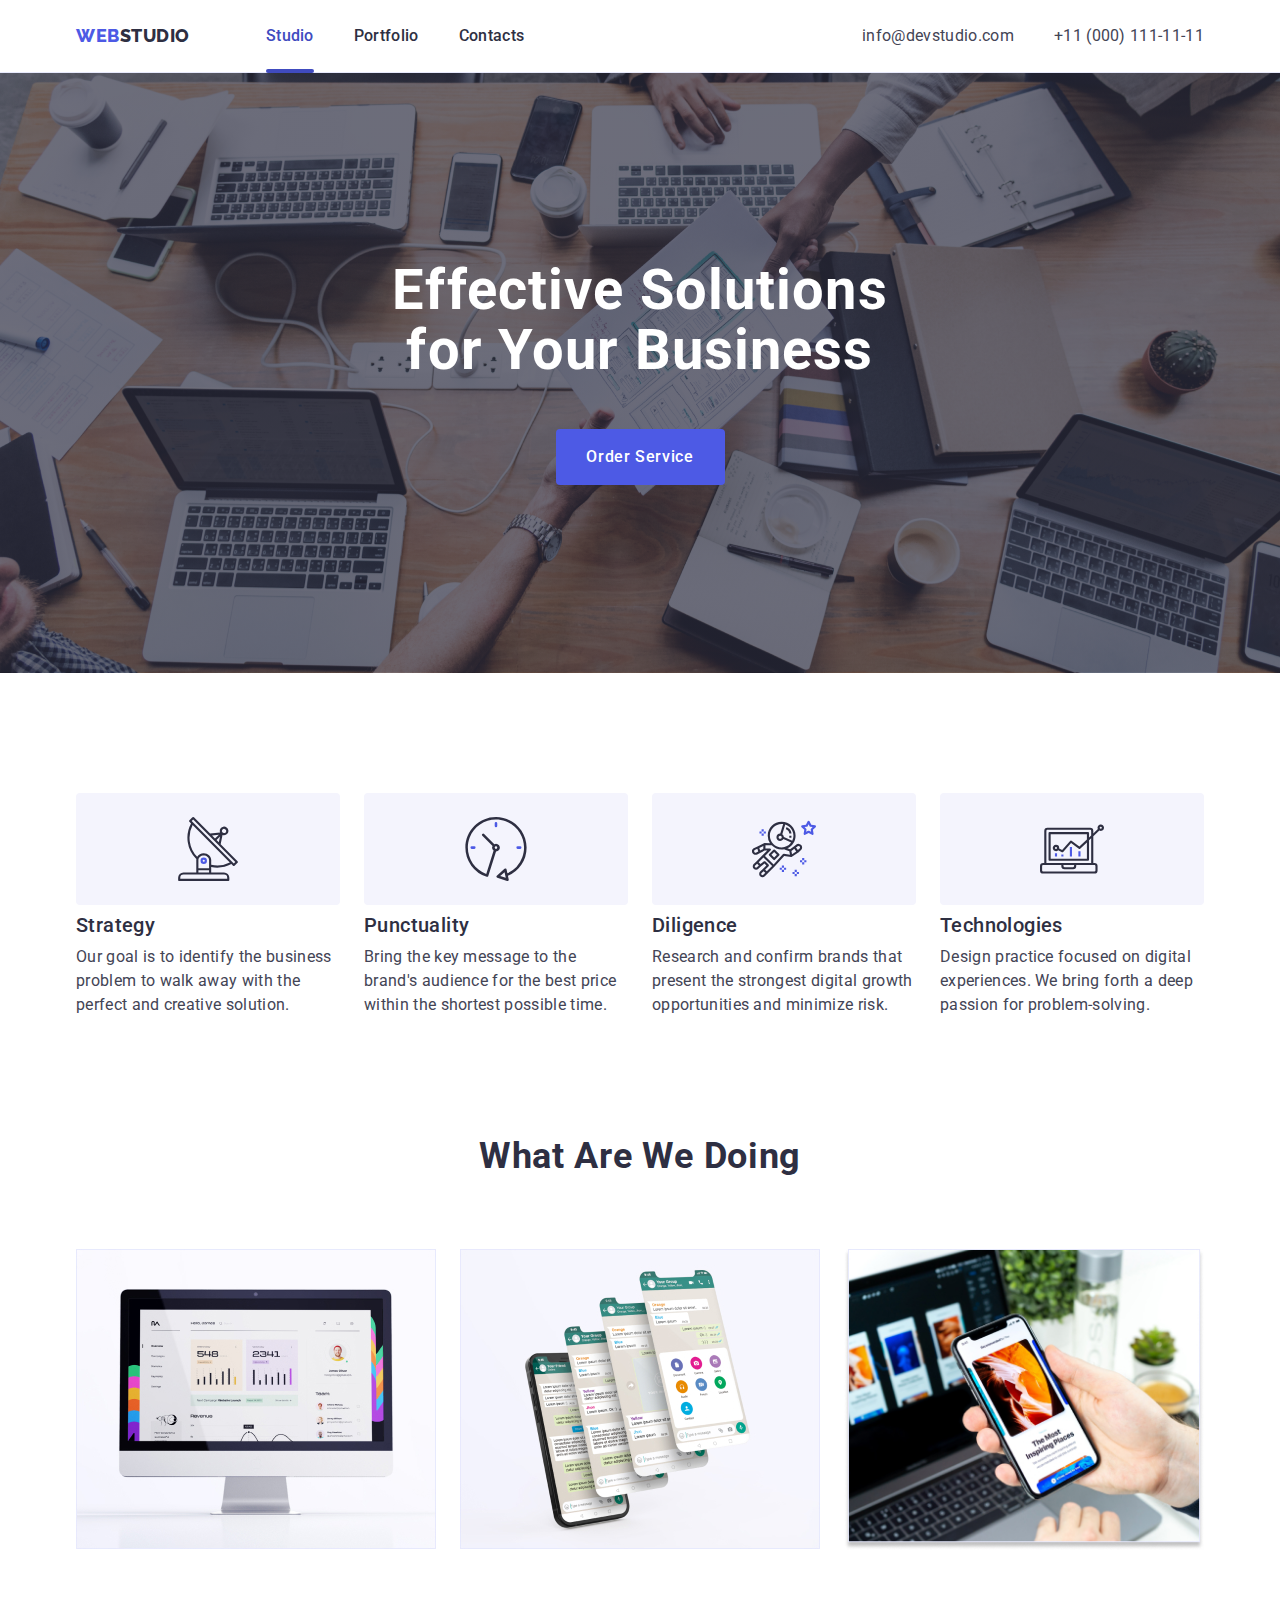
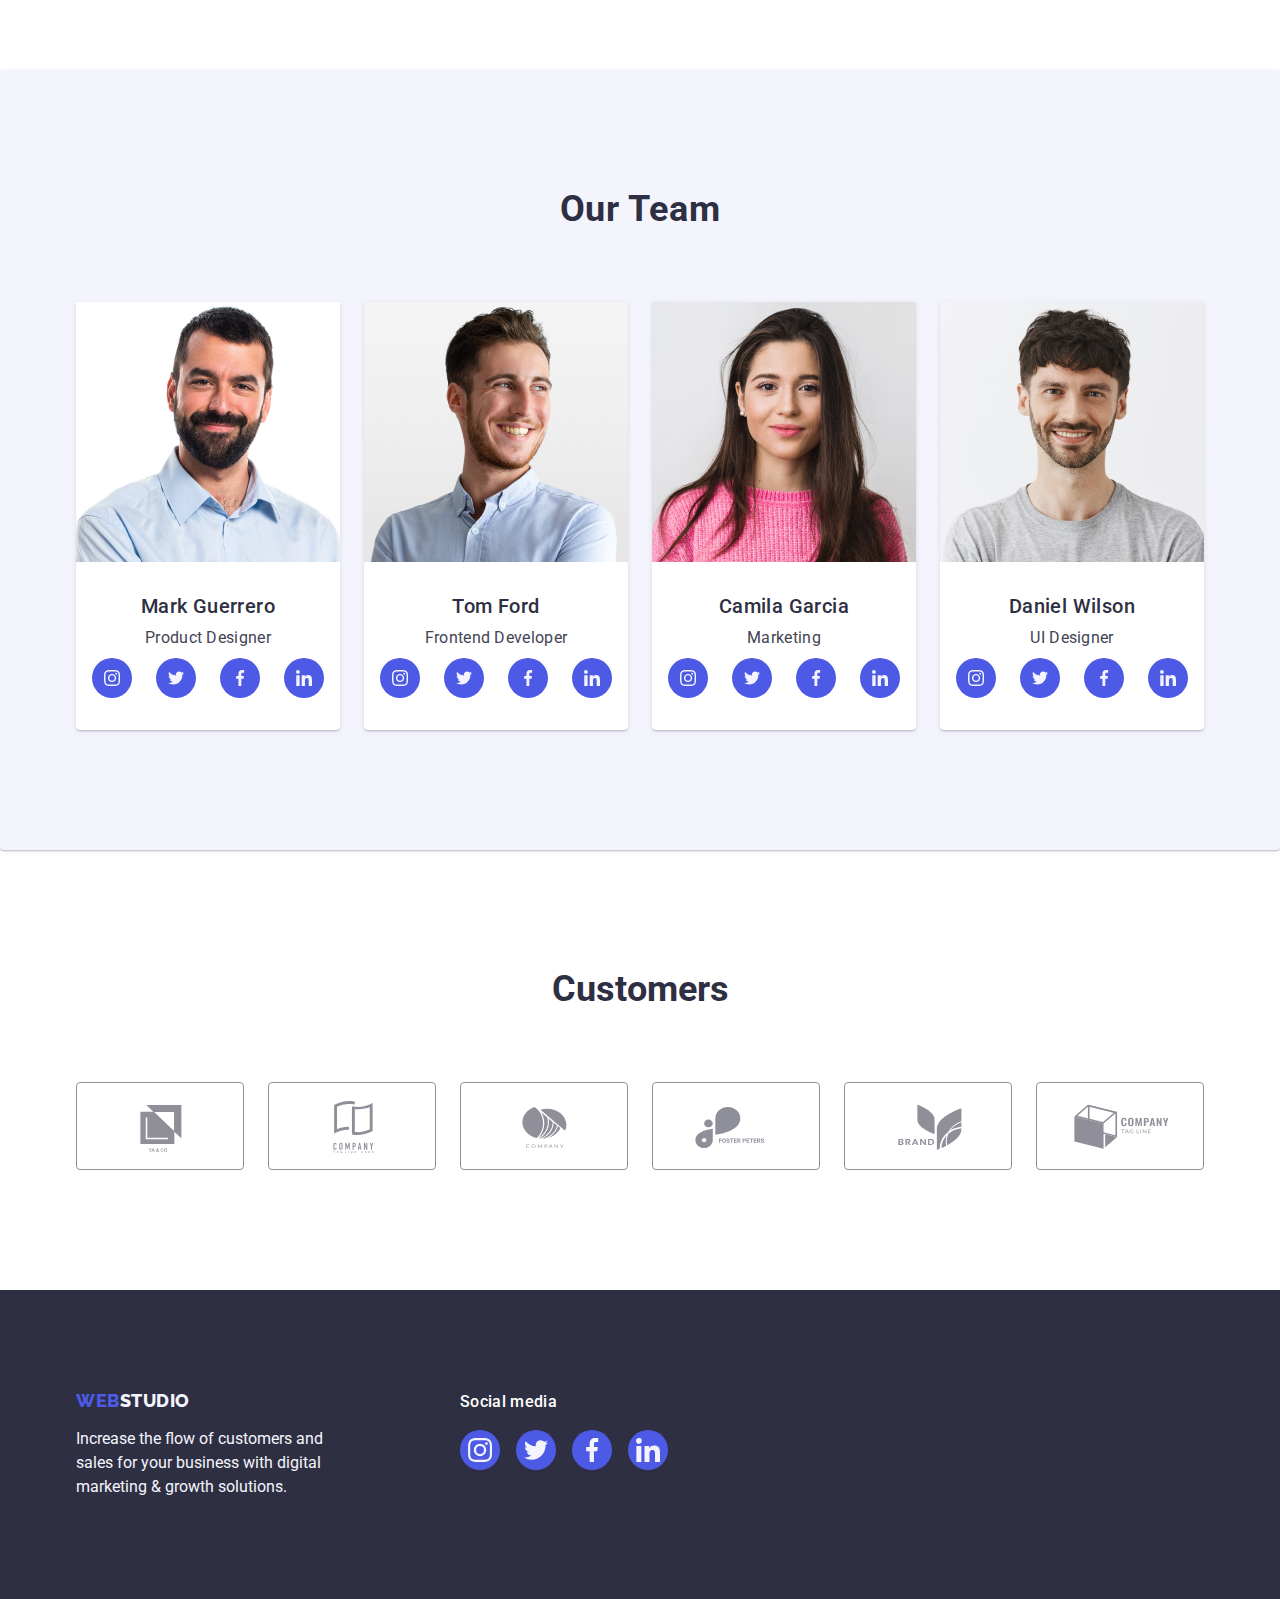
<file: index.html>
<!DOCTYPE html>
<html lang="en">
<head>
    <meta charset="UTF-8">
    <meta http-equiv="X-UA-Compatible" content="IE=edge">
    <meta name="viewport" content="width=device-width, initial-scale=1.0">
    <link rel="stylesheet" href="https://cdn.jsdelivr.net/npm/modern-normalize@1.1.0/modern-normalize.min.css">
   <link rel="stylesheet" href="./css/styles.css">
    <!-- Fonts -->
<link rel="preconnect" href="https://fonts.googleapis.com">
<link rel="preconnect" href="https://fonts.gstatic.com" crossorigin>
<link href="https://fonts.googleapis.com/css2?family=Raleway:wght@800&family=Roboto:wght@400;500;700;900&display=swap"
    rel="stylesheet">
    <title>WebStudio</title>
</head>
<body class="body-class">
    <link rel="preconnect" href="https://fonts.googleapis.com">
    <link rel="preconnect" href="https://fonts.gstatic.com" crossorigin>
    <link href="https://fonts.googleapis.com/css2?family=Raleway:wght@800&family=Roboto:wght@400;500;700;900&display=swap"
    rel="stylesheet">

    <header class="header">
    <div class="div container">   
    <nav class="nav">
      <a class="logo link" href="./index.html"> Web<span>Studio</span></a>
      <ul class="list link menu-nav">
            <li>
                <a class=" nav-link link current" href="./index.html">Studio</a>
            </li>
            <li>
                <a class="nav-link link " href="./portfolio.html">Portfolio</a>
            </li>
            <li>
                <a class="nav-link link " href="">Contacts</a>
            </li>
      </ul> 
    </nav>

      <address class="address">
     <ul class="list address-link">
        <li>
            <a href="mailto:info@devstudio.com" class="test-link link">info@devstudio.com</a>
        </li>
        <li>
            <a href="tel:+110001111111" class="test-link link">+11 (000) 111-11-11</a>
        </li>
    </ul>
    </address>
    </div>
    </header>
        <main>
            <!-- Section 1 -->

            <section class="section">
                <div class="container">
                <h1 class="text">Effective Solutions for Your Business</h1>
                <button type="button" class="button" data-modal-open>Order Service</button>  
                </div>
            </section>
        
            <!-- sectio 2 -->

            <section id="Studio" class="studio">
                <div class="container">
                <h2 class="studio visually-hidden">Strategy</h2>
                <ul class="list list-two">
                <li class="element-two">
                    <div class="strategy">
                        <svg class="" width="64" height="64">
                            <use href="./images/icons.svg#icon-antenna-1"></use>
                        </svg>
                    </div>
                    <h3 class="title">Strategy</h3>
                    <p class="paragraph">Our goal is to identify the business
                       problem to walk away with the perfect and creative solution.</p>
                </li>
                <li class="element-two">
                    <div class="strategy">
                        <svg class="" width="64" height="64">
                            <use href="./images/icons.svg#icon-clock-1"></use>
                        </svg>
                        </div>
                    <h3 class="title">Punctuality</h3>
                    <p class="paragraph">Bring the key message to the brand's audience for the best price within the shortest possible time.</p>
                </li>
                <li class="element-two">
                    <div class="strategy">
                        <svg class="" width="64" height="64">
                            <use href="./images/icons.svg#icon-astronaut-1"></use>
                        </svg>
                    </div>
                    <h3 class="title">Diligence</h3>
                    <p class="paragraph">Research and confirm brands that present the strongest digital growth opportunities and minimize risk.</p>
                </li>
                <li class="element-two">
                    <div class="strategy">
                        <svg class="" width="64" height="64">
                            <use href="./images/icons.svg#icon-diagram-1"></use>
                        </svg>
                    </div>
                    <h3 class="title">Technologies</h3>
                    <p class="paragraph">Design practice focused on digital experiences. We bring forth a deep passion for problem-solving.</p>
                </li>
               
                </ul>
                </div>
            </section>

            <!-- section 3 -->
            <section id="Portfolio" class="studio-three">
                <div class="container">
                <h2 class="portfolio">What are we doing</h2>
                <ul class="list list-three">
                    <li class="element-three">
                        <img src="./images/img1.jpg" alt="img1" width="360">
                    </li>
                    <li class="element-three">
                        <img src="./images/img2.jpg" alt="img2" width="360">
                    </li>
                    <li class="element-three">
                        <img src="./images/img3.jpg" alt="img3" width="360">
                    </li>
                </ul>
                </div>
            </section>

            <!-- section 4-->
            <section id="Contacts" class="contacts">
                <div class="container">
                <h2 class="portfolio">Our Team</h2>
                <ul class="list list-four">
                     <li class="team">
                     <img src="./images/markguerrero.jpg"
                     alt="markguerrero"
                     width="264">
                <div class="employee">
                     <h3 class="title">Mark Guerrero</h3>
                     <p class="paragraph-contacts">Product Designer</p>
                     <ul class="ellipse list">
                         <li class="ellipse-list">
                            <a href="" class="ellipse-a">
                            <svg class="svg-ellipse" width="16" height="16">
                            <use href="./images/icons.svg#icon-instagram-2"></use>
                            </svg>
                            </a>
                         </li>
                         <li  class="ellipse-list">
                            <a href="" class="ellipse-a">
                            <svg class="svg-ellipse" width="16" height="16">
                            <use href="./images/icons.svg#icon-twitter-1"></use>
                            </svg>
                            </a>
                         </li>
                         <li  class="ellipse-list">
                            <a href="" class="ellipse-a">
                            <svg class="svg-ellipse" width="16" height="16">
                            <use href="./images/icons.svg#icon-facebook-1"></use>
                            </svg>
                            </a>
                         </li>
                        <li  class="ellipse-list">
                            <a href="" class="ellipse-a">
                            <svg class="svg-ellipse" width="16" height="16">
                            <use href="./images/icons.svg#icon-linkedin-1"></use>
                            </svg>
                            </a>
                        </li>
                    </ul>
                </div>
                     </li>
                     <li class="team">
                     <img src="./images/tomford.jpg"
                      alt="tomford"
                      width="264">
                <div class="employee">
                     <h3 class="title">Tom Ford</h3>
                     <p class="paragraph-contacts">Frontend Developer</p>

            <ul class="ellipse list">
                <li class="ellipse-list">
                    <a href="" class="ellipse-a">
                        <svg class="svg-ellipse" width="16" height="16">
                            <use href="./images/icons.svg#icon-instagram-2"></use>
                        </svg>
                    </a>
                </li>
                <li class="ellipse-list">
                    <a href="" class="ellipse-a">
                        <svg class="svg-ellipse" width="16" height="16">
                            <use href="./images/icons.svg#icon-twitter-1"></use>
                        </svg>
                    </a>
                </li>
                <li class="ellipse-list">
                    <a href="" class="ellipse-a">
                        <svg class="svg-ellipse" width="16" height="16">
                            <use href="./images/icons.svg#icon-facebook-1"></use>
                        </svg>
                    </a>
                </li>
                <li class="ellipse-list">
                    <a href="" class="ellipse-a">
                        <svg class="svg-ellipse" width="16" height="16">
                            <use href="./images/icons.svg#icon-linkedin-1"></use>
                        </svg>
                    </a>
                </li>
            </ul>
                </div>
                     </li>
                
                     <li class="team">
                     <img src="./images/camilagarcia.jpg"
                      alt="camilagarcia"
                      width="264">
                <div class="employee">
                     <h3 class="title">Camila Garcia</h3>
                     <p class="paragraph-contacts">Marketing</p>

                    <ul class="ellipse list">
                        <li class="ellipse-list">
                            <a href="" class="ellipse-a">
                                <svg class="svg-ellipse" width="16" height="16">
                                    <use href="./images/icons.svg#icon-instagram-2"></use>
                                </svg>
                            </a>
                        </li>
                        <li class="ellipse-list">
                            <a href="" class="ellipse-a">
                                <svg class="svg-ellipse" width="16" height="16">
                                    <use href="./images/icons.svg#icon-twitter-1"></use>
                                </svg>
                            </a>
                        </li>
                        <li class="ellipse-list">
                            <a href="" class="ellipse-a">
                                <svg class="svg-ellipse" width="16" height="16">
                                    <use href="./images/icons.svg#icon-facebook-1"></use>
                                </svg>
                            </a>
                        </li>
                        <li class="ellipse-list">
                            <a href="" class="ellipse-a">
                                <svg class="" width="16" height="16">
                                    <use href="./images/icons.svg#icon-linkedin-1"></use>
                                </svg>
                            </a>
                        </li>
                    </ul>
                </div>
                     </li>

                     <li class="team">
                     <img src="./images/danielwilson.jpg"
                      alt="danielwilson"
                      width="264">
                <div class="employee">
                     <h3 class="title">Daniel Wilson</h3>
                     <p class="paragraph-contacts">UI Designer</p>

                <ul class="ellipse list">
                    <li class="ellipse-list">
                        <a href="" class="ellipse-a">
                            <svg class="svg-ellipse" width="16" height="16">
                                <use href="./images/icons.svg#icon-instagram-2"></use>
                            </svg>
                        </a>
                    </li>
                    <li class="ellipse-list">
                        <a href="" class="ellipse-a">
                            <svg class="svg-ellipse" width="16" height="16">
                                <use href="./images/icons.svg#icon-twitter-1"></use>
                            </svg>
                        </a>
                    </li>
                    <li class="ellipse-list">
                        <a href="" class="ellipse-a">
                            <svg class="svg-ellipse" width="16" height="16">
                                <use href="./images/icons.svg#icon-facebook-1"></use>
                            </svg>
                        </a>
                    </li>
                    <li class="ellipse-list">
                        <a href="" class="ellipse-a">
                            <svg class="svg-ellipse" width="16" height="16">
                                <use href="./images/icons.svg#icon-linkedin-1"></use>
                            </svg>
                        </a>
                    </li>
                </ul>

                </div>
                </ul>
                </div>
            </section>
            <!-- section 5-->
            <section class="section-customers">
                <div class="container">
                 <h2 class="customers">Customers</h2>
                <ul class="container-list list">
                    <li class="element-customers ">
                        <a class="customers-link" href="">
                            <svg class="customers-svg" width="104" height="56">
                                <use href="./images/icons.svg#icon-Logo"></use>
                            </svg>
                        </a>
                    </li>
                    <li class="element-customers ">
                        <a class="customers-link" href="">
                            <svg class="customers-svg" width="104" height="56">
                                <use href="./images/icons.svg#icon-Logo-1"></use>
                            </svg>
                        </a>
                    </li>
                    <li class="element-customers ">
                        <a class="customers-link" href="">
                            <svg class="customers-svg" width="104" height="56">
                                <use href="./images/icons.svg#icon-Logo-2"></use>
                            </svg>
                        </a>
                    </li>
                    <li class="element-customers ">
                        <a class="customers-link" href="">
                            <svg class="customers-svg" width="104" height="56">
                                <use href="./images/icons.svg#icon-Logo-3"></use>
                            </svg>
                        </a>
                    </li>
                    <li class="element-customers ">
                        <a class="customers-link" href="">
                            <svg class="customers-svg" width="104" height="56">
                                <use href="./images/icons.svg#icon-Logo-4"></use>
                            </svg>
                        </a>
                    </li>
                    <li class="element-customers ">
                        <a class="customers-link" href="">
                            <svg class="customers-svg" width="104" height="56">
                                <use href="./images/icons.svg#icon-Logo-5"></use>
                            </svg>
                        </a>
                    </li>
                </ul>
                </div>
            </section>
        </main>
        <!--Футер-->
    <footer class="footer">
            <div class="container footer-text">
                <div class="footer-div">
                 <a href="./index.html" class="logo link end">Web<span class="span">Studio</span></a>
                 <p class="paragraph-footer">
                 Increase the flow of customers and sales for your business with digital marketing & growth solutions.
                </p>
                </div>

                    <div>         
                    <p class="media-text">Social media</p>
                    <ul class="ellipse-media list">
                        <li class="ellipse-list">
                            <a href="" class="ellipse-aa">
                                <svg class="svg-ellipse" width="24" height="24">
                                    <use href="./images/icons.svg#icon-instagram-2"></use>
                                </svg>
                            </a>
                        </li>
                        <li class="ellipse-list">
                            <a href="" class="ellipse-aa">
                                <svg class="svg-ellipse" width="24" height="24">
                                    <use href="./images/icons.svg#icon-twitter-1"></use>
                                </svg>
                            </a>
                        </li>
                        <li class="ellipse-list">
                            <a href="" class="ellipse-aa">
                                <svg class="svg-ellipse" width="24" height="24">
                                    <use href="./images/icons.svg#icon-facebook-1"></use>
                                </svg>
                            </a>
                        </li>
                        <li class="ellipse-list">
                            <a href="" class="ellipse-aa">
                                <svg class="svg-ellipse" width="24" height="24">
                                    <use href="./images/icons.svg#icon-linkedin-1"></use>
                                </svg>
                            </a>
                        </li>
                    </ul>
                    </div>
            
       </div>
    </footer>

    <!--modal-window-->



    <div class="backdrop is-hidden" data-modal>
        <div class="modal" data-modal>
            <button class="modal-button" type="button" data-modal-close>
            <svg class="modal-icons" width="8" height="8">
                <use href="./images/icons.svg#icon-close-black-18dp-2-1-1"></use>
            </svg>
            </button>
        </div>
    </div>
    
<script src="./js/modal.js"></script>
</body>
</html>
</file>
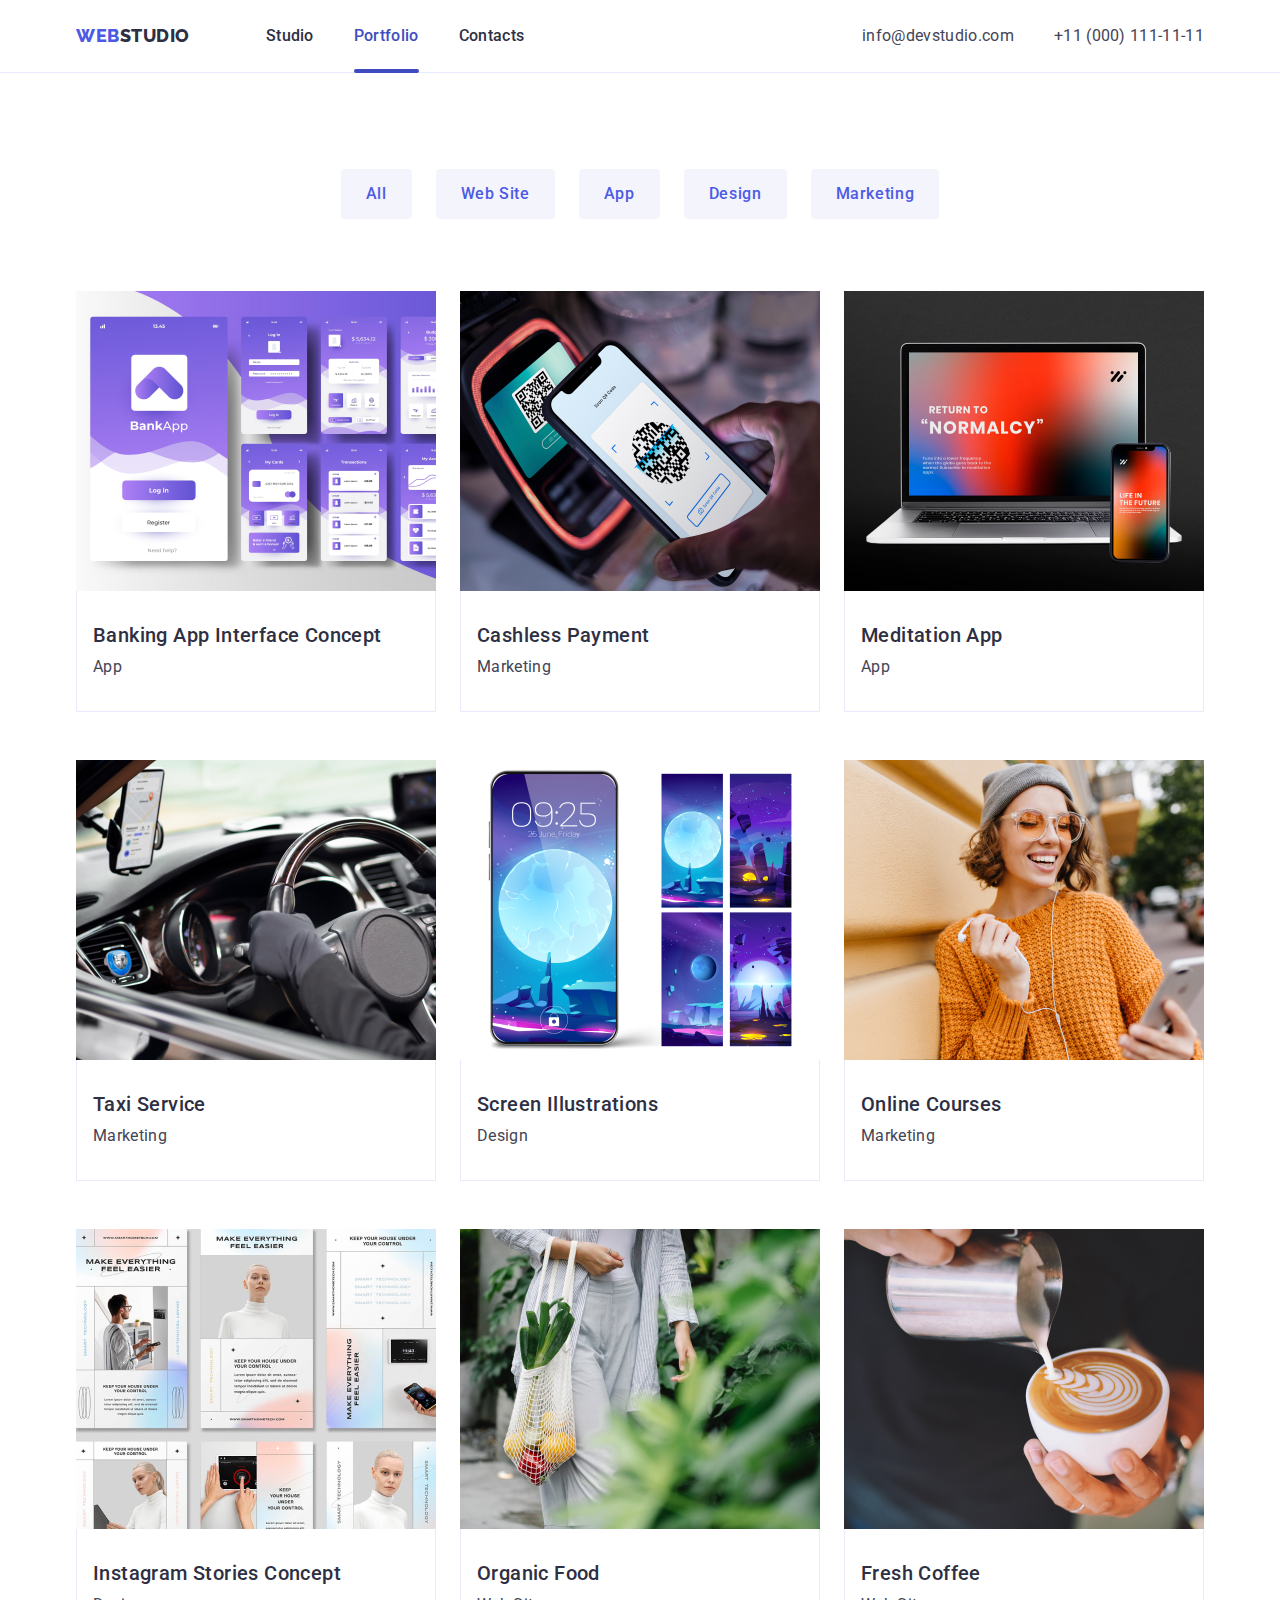
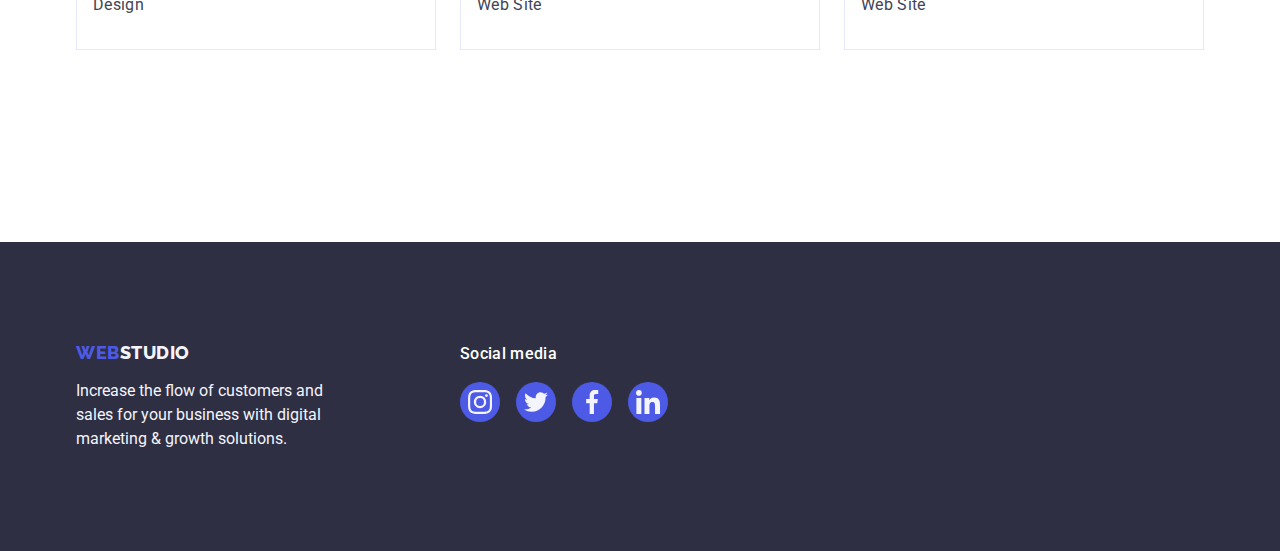
<file: portfolio.html>
<!DOCTYPE html>
<html lang="en">
<head>
    <meta charset="UTF-8">
    <meta http-equiv="X-UA-Compatible" content="IE=edge">
    <meta name="viewport" content="width=device-width, initial-scale=1.0">
    <link rel="preconnect" href="https://fonts.googleapis.com">
    <link rel="preconnect" href="https://fonts.gstatic.com" crossorigin>
    <link href="https://fonts.googleapis.com/css2?family=Raleway:wght@800&family=Roboto:wght@400;500;700;900&display=swap"
        rel="stylesheet">
        <link rel="stylesheet" href="https://cdn.jsdelivr.net/npm/modern-normalize@1.1.0/modern-normalize.min.css">
    <link rel="stylesheet" href="./css/styles.css">
    <title>WebStudio</title>
</head>
<body class="body-class">
        <header class="header-portfolio">
            <div class="div-portfolio container">
            <nav class="nav-portfolio">
            <a class="logo link logo-portfolio" href="./index.html"> Web<span class="span-portfolio">Studio</span></a>
            <ul class="list link menu-nav">
                <li><a class="nav-link link" href="./index.html">Studio</a></li>
                <li><a class="nav-link link current" href="./portfolio.html">Portfolio</a></li>
                <li><a class="nav-link link" href="">Contacts</a></li>
            </ul>
            </nav>
        <address class="address">
            <ul class="list address-link">
                <li>
                    <a href="mailto:info@devstudio.com" class="test-link list link">info@devstudio.com</a>
                </li>
                <li>
                    <a href="tel:+110001111111" class="test-link list link">+11 (000) 111-11-11</a>
                </li>
            </ul>
        </address>
        </div>
        </header>

        <main>

            <!-- секція-->
            <section class="section-portfolio">
                <div class="container">
                <h1 hidden>portfolio</h1>
                <ul class="list portfolio-menu-one ">
                    <li>
                        <button type="button" class="button-button">All</button>
                    </li>
                    <li>
                        <button type="button" class="button-button">Web Site</button>
                    </li>
                    <li>
                        <button type="button" class="button-button">App</button>
                    </li>
                    <li>
                        <button type="button" class="button-button">Design</button>
                    </li>
                    <li>
                        <button type="button" class="button-button">Marketing</button>
                    </li>

                </ul>

            <ul class="list portfolio-menu">

               <li class="portfolio-list">
                <a href="" class="link portfolio-link">
            <div class="wraper-overlav">
                <img src="./images/banking.jpg" alt="banking">
                <p class="overlav">
                    14 Stylish and User-Friendly App Design Concepts · Task Manager App · Calorie Tracker App · Exotic Fruit
                    Ecommerce App ·
                    Cloud Storage App
                </p>
            </div>
            <div class="portfolio-div ">
                <h2 class="body">Banking App Interface Concept</h2>
                <p class="text-class">App</p>
            </div>
                </a>
                </li>

                <li class="portfolio-list">
                <a href="" class="link portfolio-link">
            <div class="wraper-overlav">
                <img src="./images/cashless.jpg" alt="cashless">
                    <p class="overlav">
                        14 Stylish and User-Friendly App Design Concepts · Task Manager App · Calorie Tracker App · Exotic Fruit
                        Ecommerce App ·
                        Cloud Storage App
                    </p>
            </div>
            <div class="portfolio-div ">
                <h2 class="body">Cashless Payment</h2>
                <p class="text-class">Marketing</p>
            </div>
                </a>
                </li>

                <li class="portfolio-list">
                <a href="" class="link portfolio-link">
            <div class="wraper-overlav">
                <img src="./images/meditation.jpg" alt="meditation">
                <p class="overlav">
                    14 Stylish and User-Friendly App Design Concepts · Task Manager App · Calorie Tracker App · Exotic Fruit
                    Ecommerce App ·
                    Cloud Storage App
                </p>
            </div>
            <div class="portfolio-div ">
                <h2 class="body">Meditation App</h2>
                <p class="text-class">App</p>
            </div>
                </a>
                </li>

                <li class="portfolio-list">
                <a href="" class="link portfolio-link">
            <div class="wraper-overlav">
                <img src="./images/taxi.jpg" alt="taxi">
                <p class="overlav">
                    14 Stylish and User-Friendly App Design Concepts · Task Manager App · Calorie Tracker App · Exotic Fruit
                    Ecommerce App ·
                    Cloud Storage App
                </p>
            </div>
            <div class="portfolio-div">
                <h2 class="body">Taxi Service</h2>
                <p class="text-class">Marketing</p>
            </div>
                </a>
                </li>

                <li class="portfolio-list">
                <a href="" class="link portfolio-link">
            <div class="wraper-overlav">
                <img src="./images/screen.jpg" alt="screen">
                <p class="overlav">
                    14 Stylish and User-Friendly App Design Concepts · Task Manager App · Calorie Tracker App · Exotic Fruit
                    Ecommerce App ·
                    Cloud Storage App
                </p>
            </div>
            <div class="portfolio-div">
                <h2 class="body">Screen Illustrations</h2>
                <p class="text-class">Design</p>
            </div>
                </a>
                </li>

                <li class="portfolio-list">
                <a href="" class="link portfolio-link">
            <div class="wraper-overlav">
                <img src="./images/online.jpg" alt="online">
                <p class="overlav">
                    14 Stylish and User-Friendly App Design Concepts · Task Manager App · Calorie Tracker App · Exotic Fruit
                    Ecommerce App ·
                    Cloud Storage App
                </p>
            </div>
            <div class="portfolio-div">
                <h2 class="body">Online Courses</h2>
                <p class="text-class">Marketing</p>
            </div>
                </a>
                </li>

                <li class="portfolio-list">
                <a href="" class="link portfolio-link">
            <div class="wraper-overlav">
                <img src="./images/instagram.jpg" alt="instagram">
                <p class="overlav">
                    14 Stylish and User-Friendly App Design Concepts · Task Manager App · Calorie Tracker App · Exotic Fruit
                    Ecommerce App ·
                    Cloud Storage App
                </p>
            </div>
            <div class="portfolio-div">
                <h2 class="body">Instagram Stories Concept</h2>
                <p class="text-class">Design</p>
            </div>
                </a>
                </li>

                <li class="portfolio-list">
                <a href="" class="link portfolio-link">
            <div class="wraper-overlav">
                <img src="./images/organic.jpg" alt="cashless">
                <p class="overlav">
                    14 Stylish and User-Friendly App Design Concepts · Task Manager App · Calorie Tracker App · Exotic Fruit
                    Ecommerce App ·
                    Cloud Storage App
                </p>
            </div>
            <div class="portfolio-div">
                <h2 class="body">Organic Food</h2>
                <p class="text-class">Web Site</p>
            </div>
                </a>
                </li>

                <li class="portfolio-list">
                <a href="" class="link portfolio-link">
            <div class="wraper-overlav">
                <img src="./images/coffee.jpg" alt="coffee">
                <p class="overlav">
                    14 Stylish and User-Friendly App Design Concepts · Task Manager App · Calorie Tracker App · Exotic Fruit
                    Ecommerce App ·
                    Cloud Storage App
                </p>
            </div>
            <div class="portfolio-div">
                <h2 class="body">Fresh Coffee</h2>
                <p class="text-class">Web Site</p>
            </div>
                </a>
                </li>

            </ul>

        </div>
        </section>
        </main>

        <!-- футер-->

<footer class="footer">
    <div class="container footer-text">
        <div class="footer-div">
            <a href="./index.html" class="logo link end">Web<span class="span">Studio</span></a>
            <p class="paragraph-footer">
                Increase the flow of customers and sales for your business with digital marketing & growth solutions.
            </p>
        </div>

        <div>
            <p class="media-text">Social media</p>
            <ul class="ellipse-media list">
                <li class="ellipse-list">
                    <a href="" class="ellipse-aa">
                        <svg class="svg-ellipse" width="24" height="24">
                            <use href="./images/icons.svg#icon-instagram-2"></use>
                        </svg>
                    </a>
                </li>
                <li class="ellipse-list">
                    <a href="" class="ellipse-aa">
                        <svg class="svg-ellipse" width="24" height="24">
                            <use href="./images/icons.svg#icon-twitter-1"></use>
                        </svg>
                    </a>
                </li>
                <li class="ellipse-list">
                    <a href="" class="ellipse-aa">
                        <svg class="svg-ellipse" width="24" height="24">
                            <use href="./images/icons.svg#icon-facebook-1"></use>
                        </svg>
                    </a>
                </li>
                <li class="ellipse-list">
                    <a href="" class="ellipse-aa">
                        <svg class="svg-ellipse" width="24" height="24">
                            <use href="./images/icons.svg#icon-linkedin-1"></use>
                        </svg>
                    </a>
                </li>
            </ul>
        </div>

    </div>
</footer>



</body>
</html>
</file>
<file: css/styles.css>
:root{
        --primary-brand: #4D5AE5;
        --presse-state: #404BBF;
        --dark: #2E2F42;
        --success: #31D0AA;
        --text: #434455;
        --subtle-text: #8E8F99;
        --accent: #E7E9FC;
        --light: #F4F4FD;
        --modal-overlay: #2E2F42;
        --hero-background: #2E2F42;
        --white-background: #FFFFFF;
        --modal-background: #FCFCFC;
        --border:#e7e9fc;
        --fill:currentColor;
        --color: #FFFFFF;


        --anim-fast: 250ms, cubic-bezier(0.4, 0, 0.2, 1);
        --header-idx: 100;



}
img {
    display: block;
    max-width: 100%;
    height: auto;
    
    
}
 svg{
    width: 64;
    height: 64;
 }

h1, h2, h3, h4, h5, h6, p {
    margin: 0%;
}

body {
font-family: "Roboto", sans-serif;
color: var(--text);
background-color: var(--white-background);
}

.header{
    border-bottom: 1px solid #e7e9fc; 
    box-shadow: 0px 2px 1px rgba(46, 47, 66, 0.08),
            0px 1px 1px rgba(46, 47, 66, 0.16),
            0px 1px 6px rgba(46, 47, 66, 0.08);
}
.div{
    display: flex;
    align-items: center;
}
.container{
   
    padding: 0 15px;
    margin: 0 auto;
    width: 1158px;
   
}

ul {

    padding-left: 0%;
    margin: 0;
    margin-right: 0;
}
 nav{
    display: flex;
    align-items: center;
}
.menu-nav{
    display: flex;
    gap: 40px;

}
.link {
text-decoration: none;
}


.test-link {
font-style: normal;
line-height: 1.5;
letter-spacing: 0.02em;
color: var(--text);
transition: color var(--anim-fast);
}

 .test-link:focus {
    color: var(--presse-state);
 }

.test-link:hover { 
    color: var(--presse-state);
}
.list {
list-style: none;
}

.logo {
font-family: "Raleway", sans-serif;
font-weight: 800;
font-size: 18px;
line-height: 1.17;
letter-spacing: 0.03em;
text-transform: uppercase;
color: var(--primary-brand);
margin-right: 76px;

}

.address {
    font-style: normal;
    margin-left: auto;
   

}
span {
    color: var(--modal-overlay);
}
.nav-link {
    font-weight: 500;
    font-size: 16px;
    line-height: 1.5;
    letter-spacing: 0.02em;
    color: var(--modal-overlay);
    padding: 24px 0;
    display: block;
    transition: color var(--anim-fast);
    position: relative;

   
}

.nav-link:hover{
    color: var(--presse-state);
    }
.nav-link:focus {
    color: var(--presse-state);
   }
   .current{
    color: var(--presse-state);
   }
.current::after {
    content: " ";
    width: 100%;
    height: 4px;
    background-color: var(--presse-state);
    position: absolute;
    border-radius: 2px;
    left: 0px;
    bottom: -1px;
}

.address-link{
    display: flex;
    gap: 40px;
}
.visually-hidden {
    position: absolute;
    width: 1px;
    height: 1px;
    margin: -1px;
    border: 0;
    padding: 0;

    white-space: nowrap;
    clip-path: inset(100%);
    clip: rect(0 0 0 0);
    overflow: hidden;
}

/* Section 1 */

.section {
    padding: 188px 0;
    max-width: 100%;
    background-repeat: no-repeat;
    background-position: center;
    background-size: cover;
    background-color: var(--hero-background);
    background-image: linear-gradient(rgba(46, 47, 66, 0.7), rgba(46, 47, 66, 0.7)), url(../images/people/people.jpg);
   
    
}

.text {
    font-size: 56px;
    line-height: 1.07;
    text-align: center;
    letter-spacing: 0.02em;
    color: var(--white-background);
    max-width: 496px;
    margin-left: auto;
    margin-right: auto;
    margin-bottom: 48px;

}
.button{
    background-color: var(--primary-brand);
    font-family: "Roboto", sans-serif;
    font-weight: 500;
    font-size: 16px;
    line-height: 1.5;
    letter-spacing: 0.04em;
    color:var(--white-background);
    cursor: pointer;
    display: block;
    min-width: 169px;
    height: 56px;
    border: none;
    border-radius: 4px;
    margin-left: auto;
    margin-right: auto;
    transition: background-color var(--anim-fast);

    
    
}
.button:hover {
background-color: var(--presse-state);
}
.button:focus{
background-color: var(--presse-state);
}

/* Section 2 */

.strategy {
    display: flex;
    align-items: center;
    justify-content: center;
    height: 112px;
    background-color: #f4f4fd;
    border-radius: 4px;
    margin-bottom: 8px;
    

}


 
.studio{
    padding: 120px 0;   
}
.list-two{
    display: flex;
    gap: 24px;
}
 
  
.element-two{
    flex-basis: calc((100% - 3 * 24px) / 4);
}
 .title {
    font-weight: 500;
    font-size: 20px;
    line-height: 1.2;
    letter-spacing: 0.02em;
    color: var(--dark);
    margin-bottom: 8px;
    
 
 }

 .paragraph {
    font-size: 16px;
    line-height: 1.5;
    letter-spacing: 0.02em;
    color: var(--text);
    margin: 0;
 }
    
/* Section 3 */

.studio-three {
    padding-bottom: 120px;

}
.portfolio {
    font-size: 36px;
    line-height: 1.11;
    text-align: center;
    letter-spacing: 0.02em;
    text-transform: capitalize;
    color: var(--dark);
    margin-bottom: 72px;
}
.list-three{
    display: flex;
    gap: 24px;
}
.element-three {
    width: calc((100% - 48px) / 3);
}
/* Section 4 */

.contacts{
    background-color: var(--light);
    padding: 120px 0;   
    box-shadow: 0px 1px 6px rgba(46, 47, 66, 0.08),
            0px 1px 1px rgba(46, 47, 66, 0.16),
            0px 2px 1px rgba(46, 47, 66, 0.08);
    border-radius: 0px 0px 4px 4px;
    
}
.list-four{
    display: flex;
    gap: 24px;
    
}
.team {
    background-color: var(--white-background);
    width: calc((100% - 72px) / 4);
    border-radius: 0px 0px 4px 4px;
    box-shadow: 0px 1px 6px rgba(46, 47, 66, 0.08),
            0px 1px 1px rgba(46, 47, 66, 0.16),
            0px 2px 1px rgba(46, 47, 66, 0.08);
}
.employee{
    padding: 32px 16px;
    border-radius: 0px 0px 4px 4px;
    text-align: center;
    padding: 32px 0;

}
.paragraph-contacts {
    font-size: 16px;
    line-height: 1.5;
    letter-spacing: 0.02em;
    color: var(--text);
    text-align: center;
    margin-bottom: 8px;
}

.ellipse {
    display: flex;
    justify-content: center;
    gap: 24px;

}
.ellipse-list{
    width: 40px;
    height: 40px;

}
.ellipse-a{
    width: 100%;
    height: 100%;
    background-color:var(--primary-brand);
    border-radius: 50%;
    display: flex;
    align-items: center;
    justify-content: center;
    transition: background-color var(--anim-fast);
}
.ellipse-a:hover{
    background-color: #404bbf;
}
.ellipse-a:focus{
    background-color: #404bbf;

}
.svg-ellipse{
    fill:var(--light)
}
/* section 5*/

.section-customers{
    padding-top: 120px;
    padding-bottom: 120px;
}
.container-list{
    display: flex;
    gap: 24px;

}
.element-customers{
    width: calc((100% - 120px) / 6);
    height: 88px;

}
.customers{
    font-size: 36px;
    line-height: 1.1;
    color: var(--modal-overlay);
    margin-bottom: 72px;
    text-align: center;
}
.customers-link{
    width: 100%;
    height: 100%;
    border: 1px solid #8e8f99;
    border-radius: 4px;
    display: flex;
    align-items: center;
    justify-content: center;
    color: var(--subtle-text);
    transition: color var(--anim-fast), color var(--anim-fast);

}
.customers-link:hover {
    border-color: #404bbf;
    color: #404bbf;
    
}
.customers-link:focus {
    border-color: #404bbf;
    color: #404bbf;
    
    

}
.customers-svg{
    fill: var(--fill)
}
/* footer*/

footer{
    background-color: var(--hero-background);
    padding: 100px 0;
}
.footer-div{

margin-right: 120px;
}
.footer-text{
   
    display: flex;
    align-items: baseline;

   
    
}
.span{
    color:var(--light)
}
.end {
    display: inline-block;
    margin-bottom: 16px;
    
}
.paragraph-footer{
    max-width: 264px;
    color: var(--light);
    line-height: 24px;
}
   
.media-text{
    font-weight: 500;
    font-size: 16px;
    line-height: 1.5;
    letter-spacing: 0.02em;
    color: var(--color);
    margin-bottom: 16px;
}
.media-list{
    display: flex;
    gap: 16px;

}
.media-element{
    width: 40px;
    height: 40px;
}
.ellipse-media {
    display: flex;
    justify-content: center;
    gap: 16px;
}
.ellipse-aa {
    width: 100%;
    height: 100%;
    background-color: var(--primary-brand);
    border-radius: 50%;
    display: flex;
    align-items: center;
    justify-content: center;
    transition: background-color var(--anim-fast);
}
.ellipse-aa:hover{
    background-color: #31d0aa;
}
.ellipse-aa:focus{
    background-color: #31d0aa;
}

/* portfolio*/

.body-class {
    font-family: "Roboto", sans-serif;
    color: #434455;
    background-color: #FFFFFF;

}

.list {
    list-style: none;
}

.link {
    text-decoration: none;
}
.header-portfolio{
    border-bottom: 1px solid #e7e9fc;
    


}
.div-portfolio{
    display: flex;
    align-items: center;
    margin-right: 0;
    margin: 0 auto;


}
.nav-portfolio{
    display: flex;
    align-items: center;

}
.logo-portfolio{
    margin-right: 76px;


}
.span-portfolio {
    color: #2e2f42;

}

/* section*/

.section-portfolio {
    padding: 96px 0 120px;
}
.odne-menu{
    gap: 24px;

}
.portfolio-menu-one{
    gap: 24px;
    display: flex;
    flex-wrap: wrap;
    justify-content: center;
    margin-bottom: 72px;
   

}

.portfolio-menu {
    display: flex;
    flex-wrap: wrap;
    gap: 24px;
    margin-bottom: 72px;
    justify-content: center;
    column-gap: 24px;
    row-gap: 48px;
   

}
.button-button {

    font-family: "Roboto", sans-serif;
    font-weight: 500;
    font-size: 16px;
    line-height: 1.5;
    letter-spacing: 0.04em;
    color: #4d5ae5;
    background-color: #F4F4FD;
    cursor: pointer;
    padding: 12px 24px;
    border: 1px solid var(--border);
    border-radius: 4px;
    transition: color var(--anim-fast),background-color var(--anim-fast),box-shadow 0px 3px 1px rgba(0, 0, 0, 0.1), 0px 2px 1px rgba(0, 0, 0, 0.08), 0px 2px 2px rgba(0, 0, 0, 0.12); border: 1px solid transparent; ;
    
}

.button-button:hover {
    color: #FFFFFF;
    background-color: #404BBF;
    border: 1px solid transparent;
    box-shadow: 0px 3px 1px rgba(0, 0, 0, 0.1),
        0px 2px 1px rgba(0, 0, 0, 0.08),
        0px 2px 2px rgba(0, 0, 0, 0.12);

}

.button-button:focus {
    color: #FFFFFF;
    background-color: #404BBF;
    border: 1px solid transparent;
    box-shadow: 0px 3px 1px rgba(0, 0, 0, 0.1),
            0px 2px 1px rgba(0, 0, 0, 0.08),
            0px 2px 2px rgba(0, 0, 0, 0.12);


}
.portfolio-link{
    display: block;
    

}
.portfolio-link:hover{
    box-shadow: 0px 1px 6px rgba(46, 47, 66, 0.08),
            0px 1px 1px rgba(46, 47, 66, 0.16),
            0px 2px 1px rgba(46, 47, 66, 0.08);

}
.portfolio-link:focus{
    box-shadow: 0px 1px 6px rgba(46, 47, 66, 0.08),
        0px 1px 1px rgba(46, 47, 66, 0.16),
        0px 2px 1px rgba(46, 47, 66, 0.08);
}


.portfolio-list {
    width: calc((100% - 48px) / 3);
    position: relative;

}


.fishnet {
    display: flex;
    flex-wrap: wrap;
    column-gap: 24px;
    row-gap: 48px;
}

.portfolio-div{
    padding: 32px 16px;
    border: 1px solid var(--border);
    border-top: none;
    margin: 0;
    
}

.body {

    font-weight: 500;
    font-size: 20px;
    line-height: 1.2;
    letter-spacing: 0.02em;
    color: var(--modal-overlay);
    margin-bottom: 8px;
  

}

.text-class {

    font-size: 16px;
    line-height: 1.5;
    letter-spacing: 0.02em;
    color: #434455;
    margin: 0;
}

/*overlav*/


.overlav{
    position: absolute;
    width: 100%;
    height: 100%;
    left: 0px;
    top: 0px;

    font-family: 'Roboto';
    font-style: normal;
    font-weight: 400;
    font-size: 16px;
    line-height: 24px;
    color: #F4F4FD;

    background: #4D5AE5;
    
    mix-blend-mode: normal;
    
    transform: translate(0,100%);
    transition: transform 250ms linear;
    padding-top: 40px; 
    padding-bottom: 32px;
    padding-left: 32px;
    
    
    }
        
.wraper-overlav{
position: relative;
overflow: hidden;

}

.portfolio-link:hover .overlav {
    transform: translate(0, 0);
   
}
.portfolio-link:focus .overlav {
    transform: translate(0, 0);
  

}

/*modal-window*/



.backdrop{
    position: fixed;
    left: 0px;
    z-index: var(--header-idx);
    top: 0px;
    right: 0px;
    bottom: 0px;
    background: rgba(46, 47, 66, 0.4);
    transition-property: visibility, opacity;
    transition-duration: var(--anim-fast);
    transition-timing-function: cubic-bezier(0.4, 0, 0.2, 1);

}
.backdrop.is-hidden{
    visibility:hidden;
    opacity:0;
    pointer-events:none;


}


.modal{
    position: absolute;
    left: 50%;
    top: 50%;
    transform: translate(-50%, -50%);

    width: 408px;
    height: 584px;

    background: #FCFCFC;
    box-shadow: 0px 1px 1px rgba(0, 0, 0, 0.14), 0px 1px 3px rgba(0, 0, 0, 0.12), 0px 2px 1px rgba(0, 0, 0, 0.2);
    border-radius: 4px;
    overflow: hidden;
    

}
.modal-button{
    display: flex;
    align-items: center;
    justify-content: center;
    padding: 8px;
    position: absolute;
    margin-left: auto;
    top: 24px;
    right: 24px;
    border-radius: 50%;
    background: #E7E9FC;
    border: 1px solid rgba(0, 0, 0, 0.1);
    box-sizing: border-box;
    cursor: pointer;
    transition-property: background-color,;
    transition: background-color var(--presse-state);color: var(--color);;
    color: var(--hero-background);
    
    transition-property: visibility, opacity;
        transition-duration: var(--anim-fast);
        transition-timing-function: cubic-bezier(0.4, 0, 0.2, 1);
    
    }
    

.modal-icons{
    
    width: 8px;
    height: 8px;
    fill: currentColor;
}

.modal-button:hover {
    color: var(--color);
    background-color: var(--presse-state);
    
    
}

.modal-button:focus {
    color: var(--color);
    background-color: var(--presse-state);
    
}
</file>
